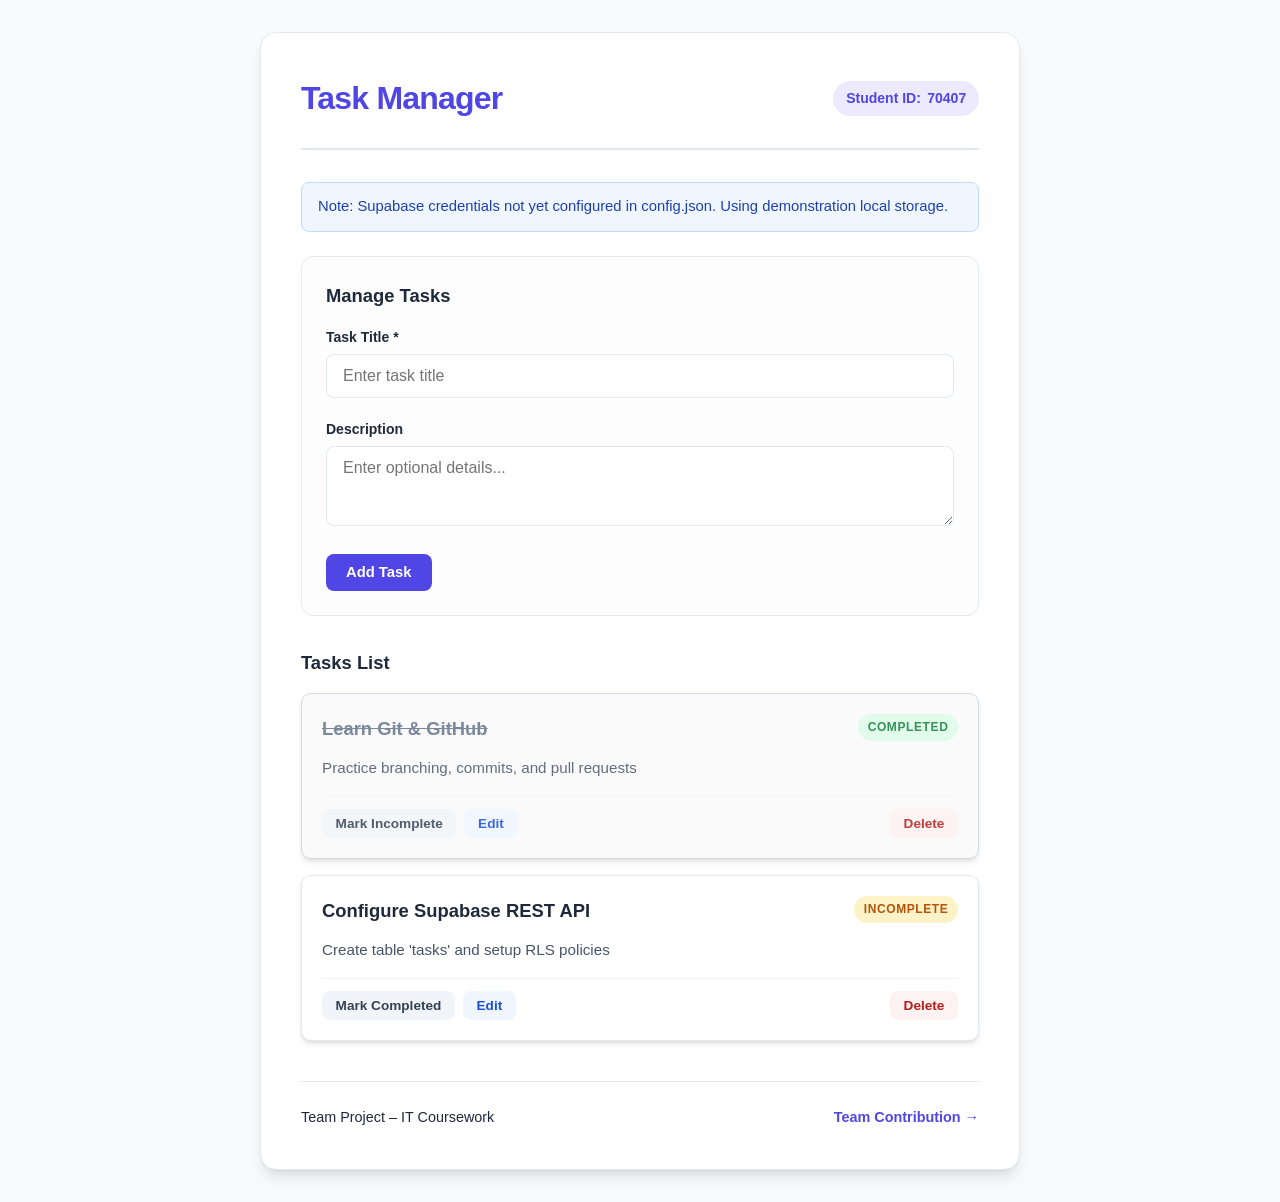
<file: index.html>
<!DOCTYPE html>
<html lang="en">
<head>
  <meta charset="UTF-8">
  <meta name="viewport" content="width=device-width, initial-scale=1.0">
  <title>Task Manager - 70407</title>
  <link rel="stylesheet" href="style.css">
</head>
<body>
  <div class="container">
    <header>
      <h1>Task Manager</h1>
      <div class="student-badge">
        <span>Student ID:</span>
        <span id="student-id">70407</span>
      </div>
    </header>

    <div id="status-message"></div>

    <section class="card">
      <h2 class="card-title">Manage Tasks</h2>
      <form id="task-form">
        <div class="form-group">
          <label for="task-title">Task Title *</label>
          <input type="text" id="task-title" placeholder="Enter task title" required autocomplete="off">
        </div>
        <div class="form-group">
          <label for="task-description">Description</label>
          <textarea id="task-description" placeholder="Enter optional details..."></textarea>
        </div>
        <div class="form-actions">
          <button type="submit" id="task-submit">Add Task</button>
        </div>
      </form>
    </section>

    <section>
      <div class="tasks-header">
        <h2 class="card-title" style="margin-bottom:0;">Tasks List</h2>
      </div>
      <div id="task-list">
        <!-- Tasks dynamically populated by app.js -->
      </div>
    </section>

    <footer class="footer-nav">
      <span>Team Project – IT Coursework</span>
      <a id="contribution-link" href="contribution.html">Team Contribution &rarr;</a>
    </footer>
  </div>

  <script src="app.js"></script>
</body>
</html>
</file>
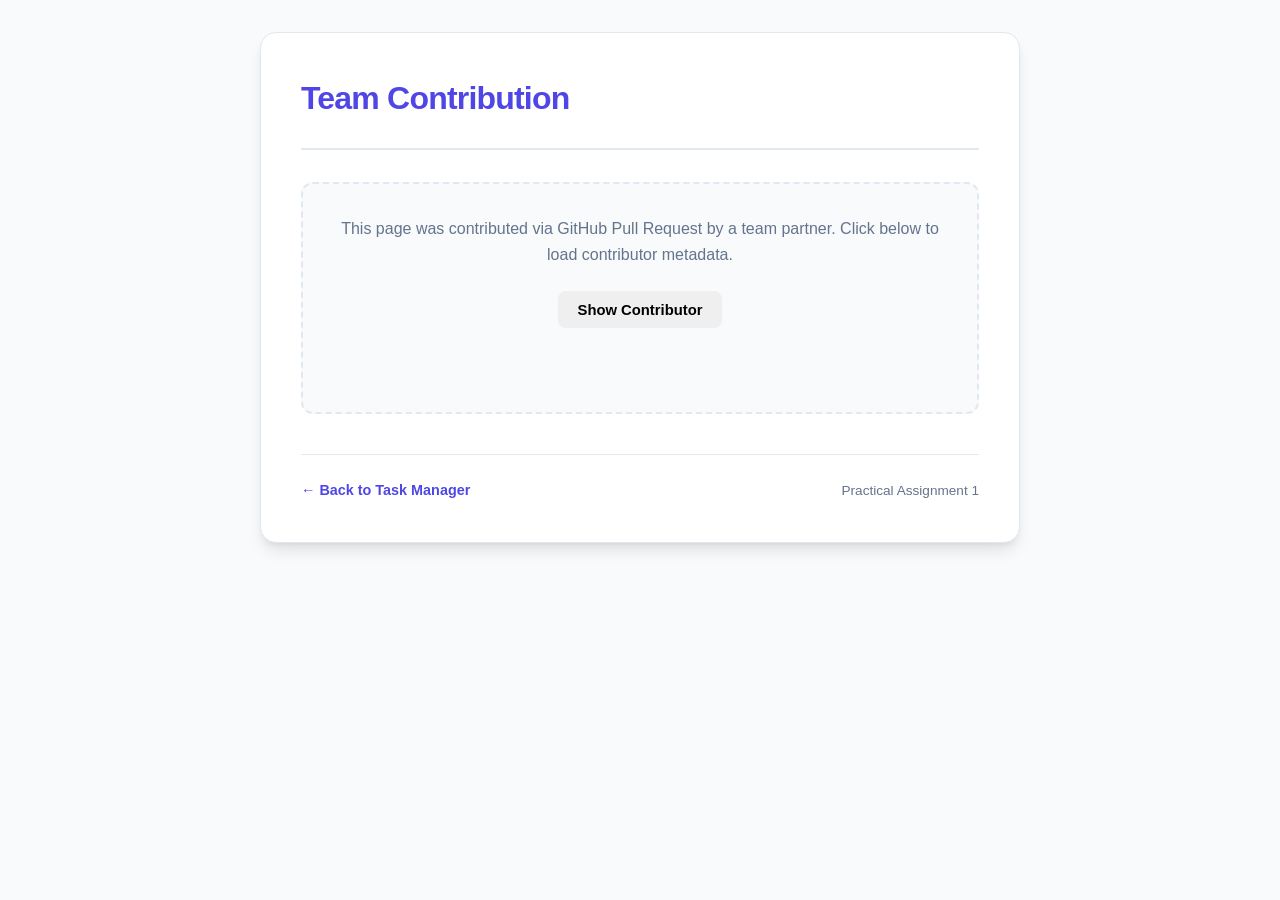
<file: contribution.html>
<!DOCTYPE html>
<html lang="en">
<head>
  <meta charset="UTF-8">
  <meta name="viewport" content="width=device-width, initial-scale=1.0">
  <title>Team Contribution</title>
  <link rel="stylesheet" href="style.css">
</head>
<body>
  <div class="container">
    <header>
      <h1>Team Contribution</h1>
    </header>

    <div class="contributor-box">
      <p style="color: var(--text-muted); margin-bottom: 1.5rem;">
        This page was contributed via GitHub Pull Request by a team partner. Click below to load contributor metadata.
      </p>
      
      <button id="load-contributor" type="button">Show Contributor</button>
      
      <div id="contributor-student-id"></div>
    </div>

    <footer class="footer-nav">
      <a href="index.html" style="color: var(--primary); text-decoration: none; font-weight: 600;">
        &larr; Back to Task Manager
      </a>
      <span style="color: var(--text-muted); font-size: 0.85rem;">Practical Assignment 1</span>
    </footer>
  </div>

  <script>
    document.getElementById("load-contributor").addEventListener("click", async () => {
      const displayElem = document.getElementById("contributor-student-id");
      try {
        const response = await fetch("contribution.json");
        if (!response.ok) {
          throw new Error(`HTTP ${response.status}`);
        }
        const data = await response.json();
        if (data.contributorStudentId) {
          displayElem.textContent = `Contributor Student ID: ${data.contributorStudentId}`;
        } else {
          displayElem.textContent = "Error: Invalid JSON structure in contribution.json";
        }
      } catch (err) {
        displayElem.textContent = "Failed to load contribution data.";
        console.error(err);
      }
    });
  </script>
</body>
</html>
</file>
<file: style.css>
/* Modern CSS for Task Manager */
:root {
  --primary: #4f46e5;
  --primary-hover: #4338ca;
  --success: #10b981;
  --success-hover: #059669;
  --warning: #f59e0b;
  --danger: #ef4444;
  --danger-hover: #dc2626;
  --bg: #f8fafc;
  --surface: #ffffff;
  --text: #1e293b;
  --text-muted: #64748b;
  --border: #e2e8f0;
  --shadow: 0 4px 6px -1px rgb(0 0 0 / 0.1), 0 2px 4px -2px rgb(0 0 0 / 0.1);
  --shadow-lg: 0 10px 15px -3px rgb(0 0 0 / 0.1), 0 4px 6px -4px rgb(0 0 0 / 0.1);
}

* {
  box-sizing: border-box;
  margin: 0;
  padding: 0;
  font-family: -apple-system, BlinkMacSystemFont, "Segoe UI", Roboto, Helvetica, Arial, sans-serif;
}

body {
  background-color: var(--bg);
  color: var(--text);
  line-height: 1.6;
  padding: 2rem 1rem;
  display: flex;
  justify-content: center;
}

.container {
  width: 100%;
  max-width: 760px;
  background: var(--surface);
  border-radius: 1rem;
  box-shadow: var(--shadow-lg);
  padding: 2.5rem;
  border: 1px solid var(--border);
}

header {
  border-bottom: 2px solid var(--border);
  padding-bottom: 1.5rem;
  margin-bottom: 2rem;
  display: flex;
  justify-content: space-between;
  align-items: center;
  flex-wrap: wrap;
  gap: 1rem;
}

h1 {
  font-size: 2rem;
  font-weight: 800;
  color: var(--primary);
  letter-spacing: -0.025em;
}

.student-badge {
  background: #ede9fe;
  color: var(--primary);
  padding: 0.4rem 0.8rem;
  border-radius: 9999px;
  font-size: 0.875rem;
  font-weight: 600;
  display: inline-flex;
  align-items: center;
  gap: 0.4rem;
}

#status-message {
  padding: 0.75rem 1rem;
  border-radius: 0.5rem;
  margin-bottom: 1.5rem;
  font-size: 0.925rem;
  font-weight: 500;
  display: none;
}

#status-message.error {
  display: block;
  background-color: #fef2f2;
  color: #991b1b;
  border: 1px solid #fecaca;
}

#status-message.success {
  display: block;
  background-color: #f0fdf4;
  color: #166534;
  border: 1px solid #bbf7d0;
}

#status-message.info {
  display: block;
  background-color: #eff6ff;
  color: #1e40af;
  border: 1px solid #bfdbfe;
}

.card {
  background: #fdfdfd;
  border: 1px solid var(--border);
  border-radius: 0.75rem;
  padding: 1.5rem;
  margin-bottom: 2rem;
}

.card-title {
  font-size: 1.15rem;
  font-weight: 700;
  margin-bottom: 1rem;
  color: var(--text);
}

.form-group {
  margin-bottom: 1.25rem;
}

label {
  display: block;
  font-size: 0.875rem;
  font-weight: 600;
  color: var(--text);
  margin-bottom: 0.35rem;
}

input[type="text"], textarea {
  width: 100%;
  padding: 0.75rem 1rem;
  border: 1px solid var(--border);
  border-radius: 0.5rem;
  font-size: 1rem;
  outline: none;
  transition: all 0.2s ease;
  background: #ffffff;
}

input[type="text"]:focus, textarea:focus {
  border-color: var(--primary);
  box-shadow: 0 0 0 3px rgba(79, 70, 229, 0.15);
}

textarea {
  min-height: 80px;
  resize: vertical;
}

.form-actions {
  display: flex;
  gap: 0.75rem;
  align-items: center;
}

button {
  cursor: pointer;
  border: none;
  border-radius: 0.5rem;
  font-size: 0.925rem;
  font-weight: 600;
  padding: 0.65rem 1.25rem;
  transition: all 0.15s ease;
  display: inline-flex;
  align-items: center;
  justify-content: center;
  gap: 0.4rem;
}

#task-submit {
  background-color: var(--primary);
  color: white;
}

#task-submit:hover {
  background-color: var(--primary-hover);
}

#cancel-edit {
  background-color: #e2e8f0;
  color: var(--text);
  display: none;
}

#cancel-edit:hover {
  background-color: #cbd5e1;
}

.tasks-header {
  display: flex;
  justify-content: space-between;
  align-items: center;
  margin-bottom: 1rem;
}

.tasks-count {
  font-size: 0.875rem;
  color: var(--text-muted);
}

#task-list {
  display: flex;
  flex-direction: column;
  gap: 1rem;
}

.task-item {
  background: #ffffff;
  border: 1px solid var(--border);
  border-radius: 0.625rem;
  padding: 1.25rem;
  box-shadow: var(--shadow);
  display: flex;
  flex-direction: column;
  gap: 0.75rem;
  transition: transform 0.15s ease, box-shadow 0.15s ease;
}

.task-item:hover {
  box-shadow: var(--shadow-lg);
}

.task-item.completed {
  background-color: #fafafa;
  border-color: #cbd5e1;
  opacity: 0.85;
}

.task-item.completed .task-title {
  text-decoration: line-through;
  color: var(--text-muted);
}

.task-header-row {
  display: flex;
  justify-content: space-between;
  align-items: flex-start;
  gap: 1rem;
}

.task-title {
  font-size: 1.15rem;
  font-weight: 700;
  color: var(--text);
  word-break: break-word;
}

.task-status {
  font-size: 0.75rem;
  font-weight: 700;
  text-transform: uppercase;
  padding: 0.25rem 0.6rem;
  border-radius: 9999px;
  letter-spacing: 0.05em;
  white-space: nowrap;
}

.task-status.completed {
  background: #dcfce7;
  color: #15803d;
}

.task-status.incomplete {
  background: #fef3c7;
  color: #b45309;
}

.task-description {
  color: #475569;
  font-size: 0.95rem;
  white-space: pre-wrap;
  word-break: break-word;
}

.task-actions {
  display: flex;
  gap: 0.5rem;
  flex-wrap: wrap;
  margin-top: 0.25rem;
  padding-top: 0.75rem;
  border-top: 1px solid #f1f5f9;
}

.toggle-task {
  background-color: #f1f5f9;
  color: #334155;
  font-size: 0.85rem;
  padding: 0.45rem 0.85rem;
}

.toggle-task:hover {
  background-color: #e2e8f0;
}

.edit-task {
  background-color: #eff6ff;
  color: #1d4ed8;
  font-size: 0.85rem;
  padding: 0.45rem 0.85rem;
}

.edit-task:hover {
  background-color: #dbeafe;
}

.delete-task {
  background-color: #fef2f2;
  color: #b91c1c;
  font-size: 0.85rem;
  padding: 0.45rem 0.85rem;
  margin-left: auto;
}

.delete-task:hover {
  background-color: #fee2e2;
}

.empty-state {
  text-align: center;
  padding: 3rem 1rem;
  color: var(--text-muted);
}

.footer-nav {
  margin-top: 2.5rem;
  padding-top: 1.5rem;
  border-top: 1px solid var(--border);
  display: flex;
  justify-content: space-between;
  align-items: center;
  font-size: 0.9rem;
}

#contribution-link {
  color: var(--primary);
  text-decoration: none;
  font-weight: 600;
  display: inline-flex;
  align-items: center;
  gap: 0.35rem;
}

#contribution-link:hover {
  text-decoration: underline;
}

/* Contributor page specific styles */
.contributor-box {
  background: #f8fafc;
  border: 2px dashed var(--border);
  border-radius: 0.75rem;
  padding: 2rem;
  text-align: center;
  margin: 2rem 0;
}

#contributor-student-id {
  font-size: 1.5rem;
  font-weight: 800;
  color: var(--primary);
  margin-top: 1.25rem;
  min-height: 2rem;
}
</file>
